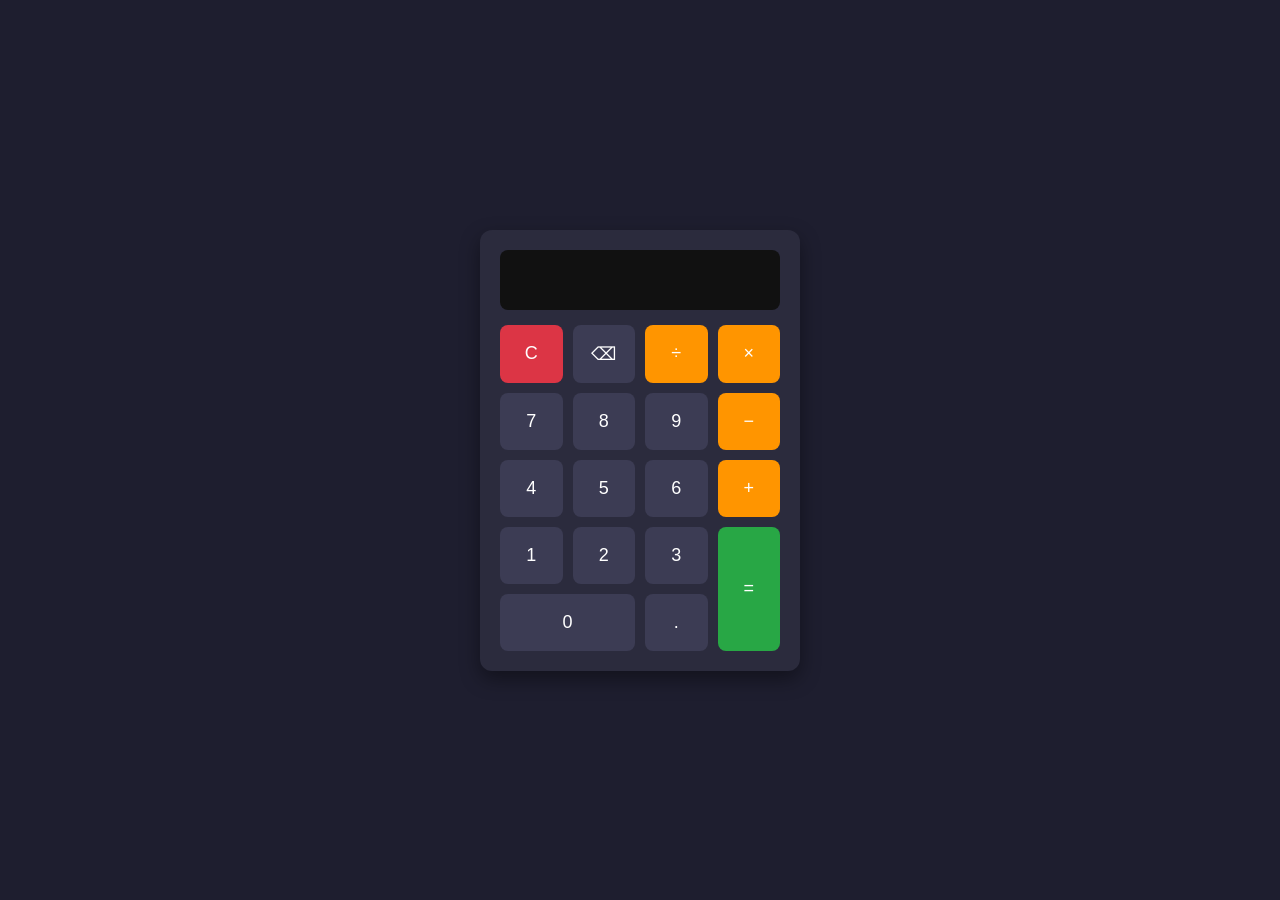
<file: WebDev-L2-Calculator/index.html>
<!DOCTYPE html>
<html lang="en">
<head>
    <meta charset="UTF-8">
    <meta name="viewport" content="width=device-width, initial-scale=1.0">
    <title>Calculator</title>
    <link rel="stylesheet" href="style.css">
</head>
<body>
    <div class="calculator">
        <input type="text" id="display" disabled>
        <div class="buttons">
            <button class="btn clear" data-action="clear">C</button>
            <button class="btn" data-action="backspace">⌫</button>
            <button class="btn operator" data-value="/">÷</button>
            <button class="btn operator" data-value="*">×</button>

            <button class="btn number" data-value="7">7</button>
            <button class="btn number" data-value="8">8</button>
            <button class="btn number" data-value="9">9</button>
            <button class="btn operator" data-value="-">−</button>

            <button class="btn number" data-value="4">4</button>
            <button class="btn number" data-value="5">5</button>
            <button class="btn number" data-value="6">6</button>
            <button class="btn operator" data-value="+">+</button>

            <button class="btn number" data-value="1">1</button>
            <button class="btn number" data-value="2">2</button>
            <button class="btn number" data-value="3">3</button>
            <button class="btn equals" data-action="equals" rowspan="2">=</button>

            <button class="btn number zero" data-value="0">0</button>
            <button class="btn number" data-value=".">.</button>
        </div>
    </div>

    <script src="script.js"></script>
</body>
</html>
</file>
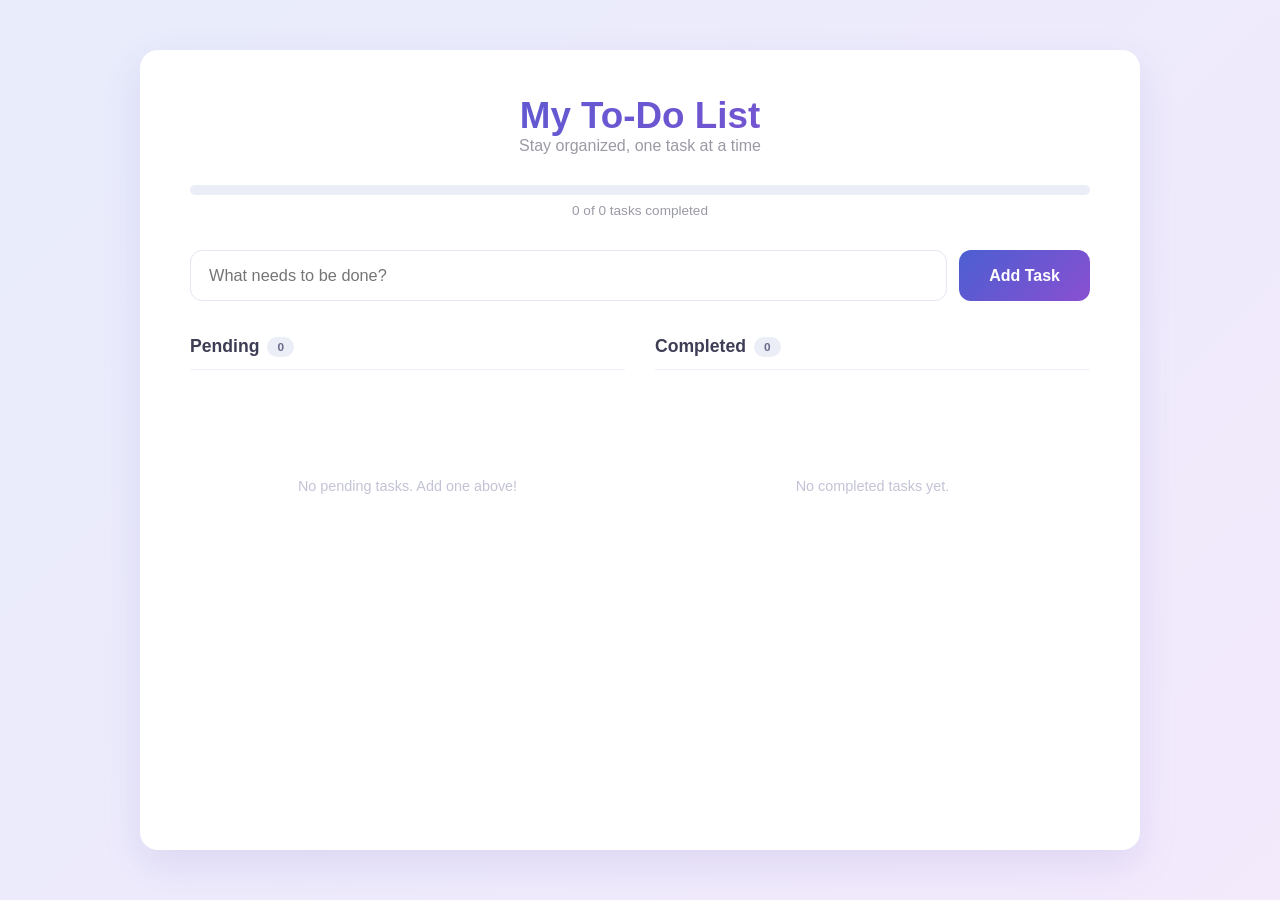
<file: WebDev-L2-ToDoApp/index.html>
<!DOCTYPE html>
<html lang="en">
<head>
    <meta charset="UTF-8">
    <meta name="viewport" content="width=device-width, initial-scale=1.0">
    <title>To-Do List App</title>
    <link rel="stylesheet" href="style.css">
</head>
<body>

    <div class="container">
        <h1>My To-Do List</h1>
        <p class="subtitle">Stay organized, one task at a time</p>

        <div class="progress-wrapper">
            <div class="progress-bar">
                <div class="progress-fill" id="progressFill"></div>
            </div>
            <p class="progress-label" id="progressLabel">0 of 0 tasks completed</p>
        </div>

        <div class="input-section">
            <input type="text" id="taskInput" placeholder="What needs to be done?">
            <button id="addBtn">Add Task</button>
        </div>

        <div class="lists-wrapper">
            <div class="list-column">
                <h2>Pending <span id="pendingCount" class="count-badge">0</span></h2>
                <ul id="pendingList"></ul>
                <p class="empty-state" id="pendingEmpty">No pending tasks. Add one above!</p>
            </div>

            <div class="list-column">
                <h2>Completed <span id="completedCount" class="count-badge">0</span></h2>
                <ul id="completedList"></ul>
                <p class="empty-state" id="completedEmpty">No completed tasks yet.</p>
            </div>
        </div>
    </div>

    <script src="script.js"></script>
</body>
</html>
</file>
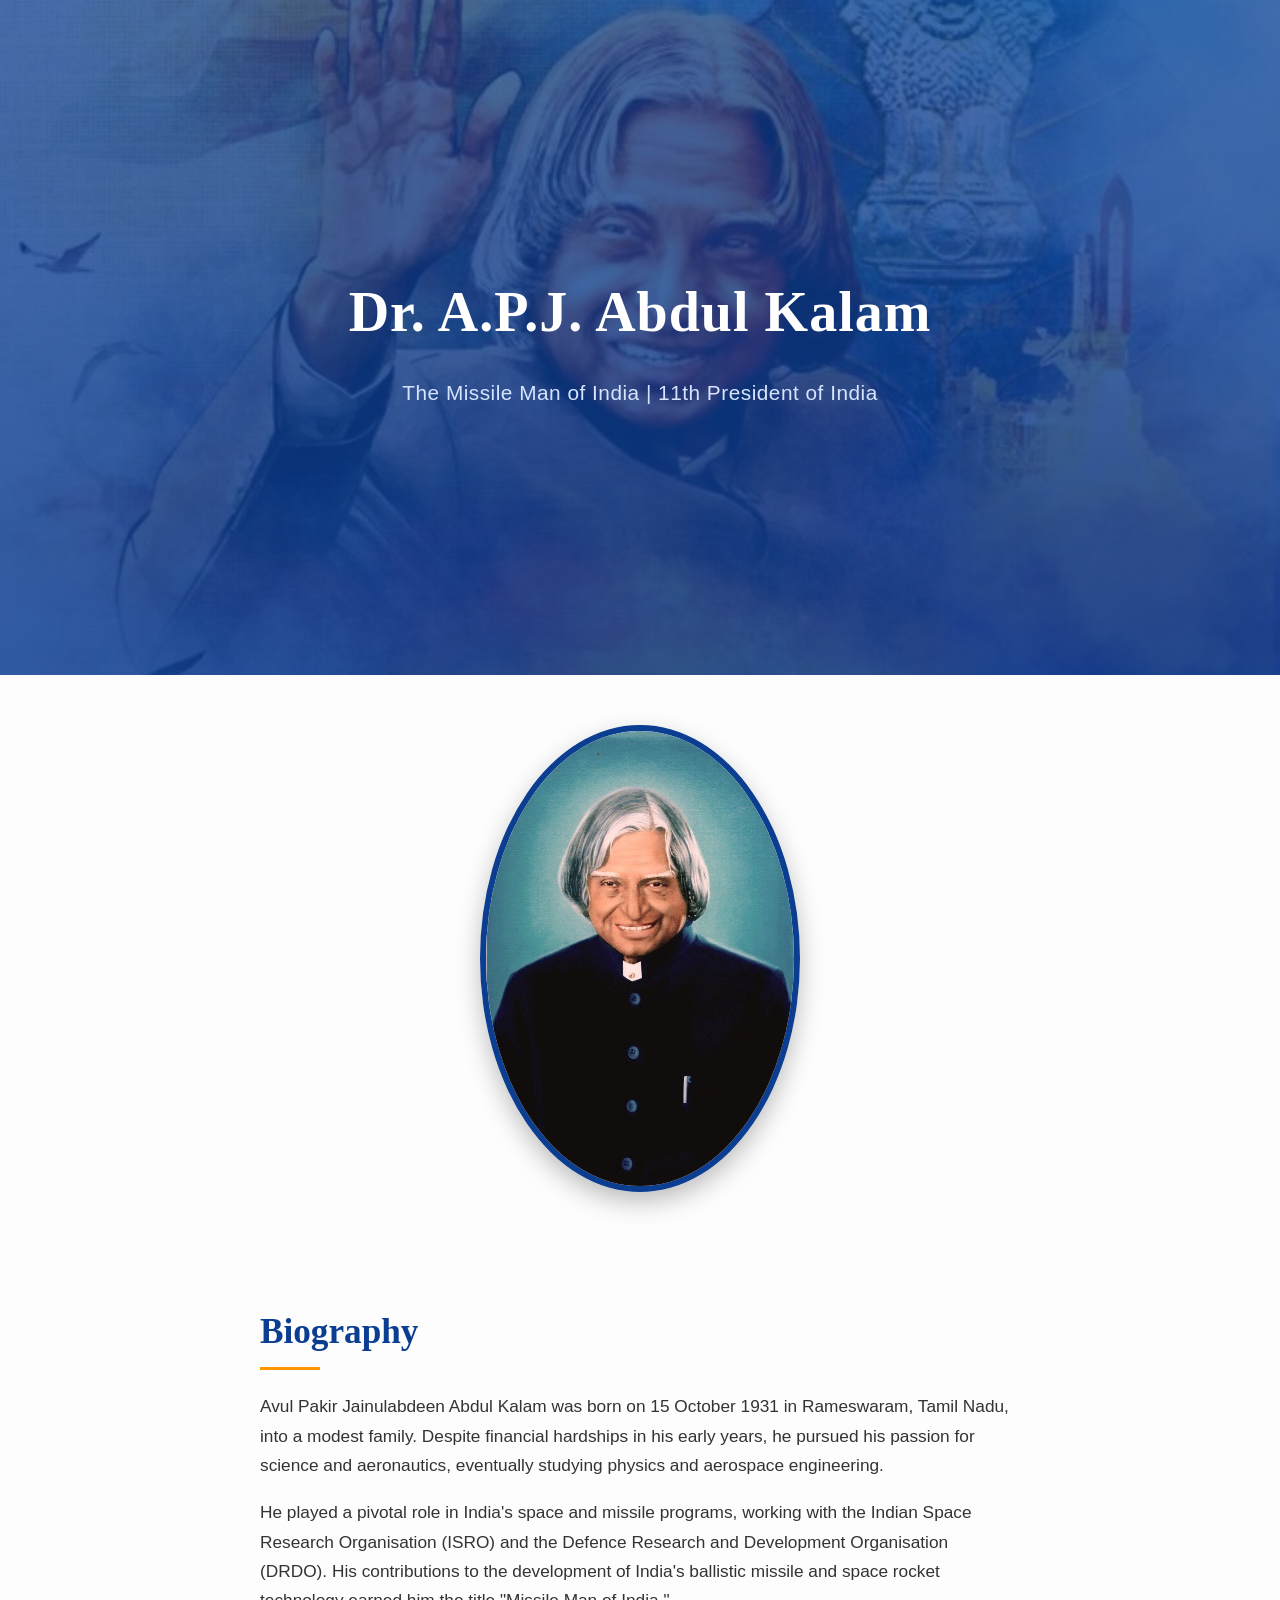
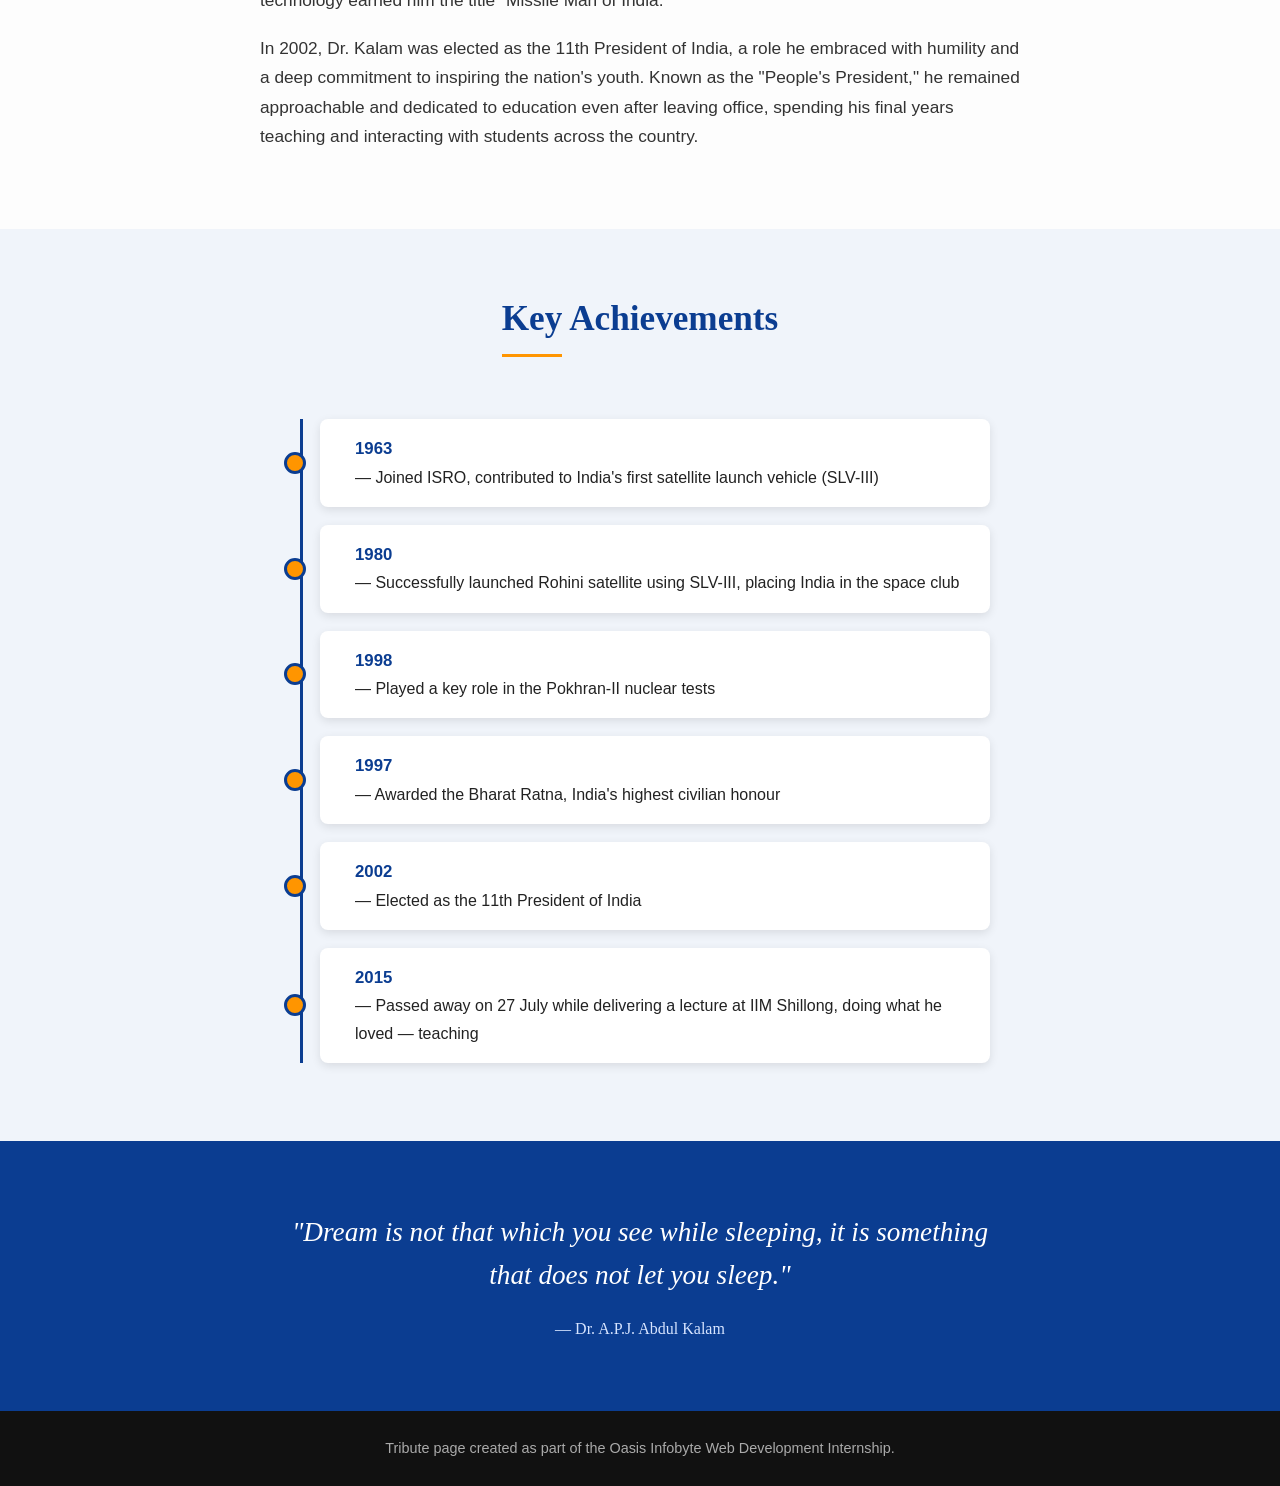
<file: WebDev-L2-TributePage/index.html>
<!DOCTYPE html>
<html lang="en">
<head>
    <meta charset="UTF-8">
    <meta name="viewport" content="width=device-width, initial-scale=1.0">
    <title>Tribute to Dr. A.P.J. Abdul Kalam</title>
    <link rel="stylesheet" href="style.css">
</head>
<body>
    <header class="hero">
    <div class="hero-overlay">
        <h1>Dr. A.P.J. Abdul Kalam</h1>
        <p class="tagline">The Missile Man of India | 11th President of India</p>
    </div>
    </header>
    <section class="image-section">
        <img src="A_P_J_Abdul_Kalam.jpg" alt="Dr. A.P.J. Abdul Kalam">
    </section>
        <section class="bio-section">
        <h2>Biography</h2>
        <p>
            Avul Pakir Jainulabdeen Abdul Kalam was born on 15 October 1931 in Rameswaram, Tamil Nadu, into a modest family. Despite financial hardships in his early years, he pursued his passion for science and aeronautics, eventually studying physics and aerospace engineering.
        </p>
        <p>
            He played a pivotal role in India's space and missile programs, working with the Indian Space Research Organisation (ISRO) and the Defence Research and Development Organisation (DRDO). His contributions to the development of India's ballistic missile and space rocket technology earned him the title "Missile Man of India."
        </p>
        <p>
            In 2002, Dr. Kalam was elected as the 11th President of India, a role he embraced with humility and a deep commitment to inspiring the nation's youth. Known as the "People's President," he remained approachable and dedicated to education even after leaving office, spending his final years teaching and interacting with students across the country.
        </p>
    </section>
        <section class="timeline-section">
        <h2>Key Achievements</h2>
        <ul class="timeline">
            <li><span class="year">1963</span> — Joined ISRO, contributed to India's first satellite launch vehicle (SLV-III)</li>
            <li><span class="year">1980</span> — Successfully launched Rohini satellite using SLV-III, placing India in the space club</li>
            <li><span class="year">1998</span> — Played a key role in the Pokhran-II nuclear tests</li>
            <li><span class="year">1997</span> — Awarded the Bharat Ratna, India's highest civilian honour</li>
            <li><span class="year">2002</span> — Elected as the 11th President of India</li>
            <li><span class="year">2015</span> — Passed away on 27 July while delivering a lecture at IIM Shillong, doing what he loved — teaching</li>
        </ul>
    </section>

    <section class="quote-section">
        <blockquote>
            "Dream is not that which you see while sleeping, it is something that does not let you sleep."
            <footer>— Dr. A.P.J. Abdul Kalam</footer>
        </blockquote>
    </section>

    <footer class="page-footer">
        <p>Tribute page created as part of the Oasis Infobyte Web Development Internship.</p>
    </footer>
</body>
</html>
</file>
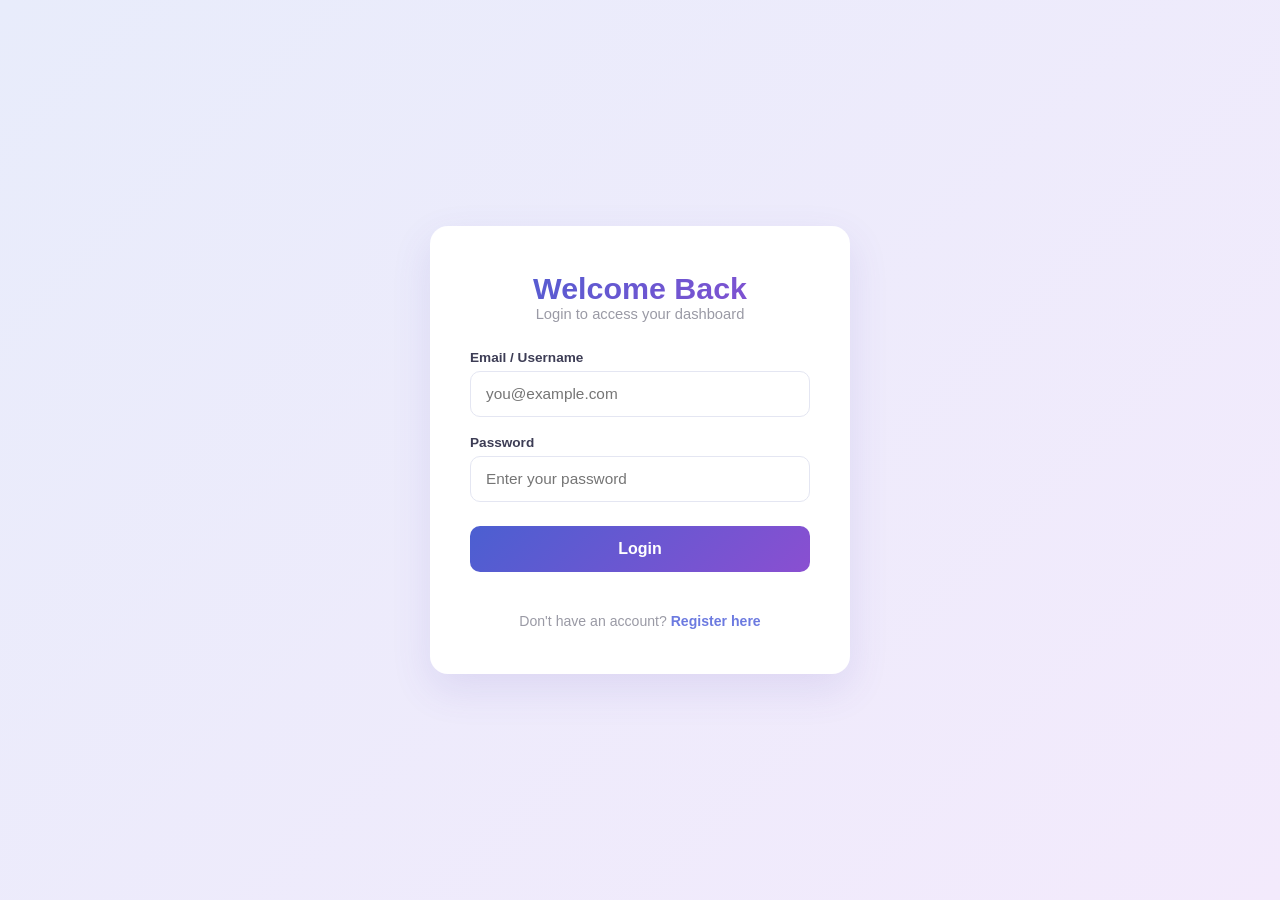
<file: WebDev-L2-LoginAuth/dashboard.html>
<!DOCTYPE html>
<html lang="en">
<head>
    <meta charset="UTF-8">
    <meta name="viewport" content="width=device-width, initial-scale=1.0">
    <title>Dashboard</title>
    <link rel="stylesheet" href="style.css">
</head>
<body>
    <div class="dashboard-container">
        <header class="dashboard-header">
            <h1>Dashboard</h1>
            <button id="logoutBtn">Logout</button>
        </header>

        <div class="welcome-card">
            <h2>Welcome, <span id="userEmail"></span> 👋</h2>
            <p>You are successfully logged in. This is your protected dashboard — only accessible after authentication.</p>
        </div>
    </div>

    <script src="auth.js"></script>
</body>
</html>
</file>
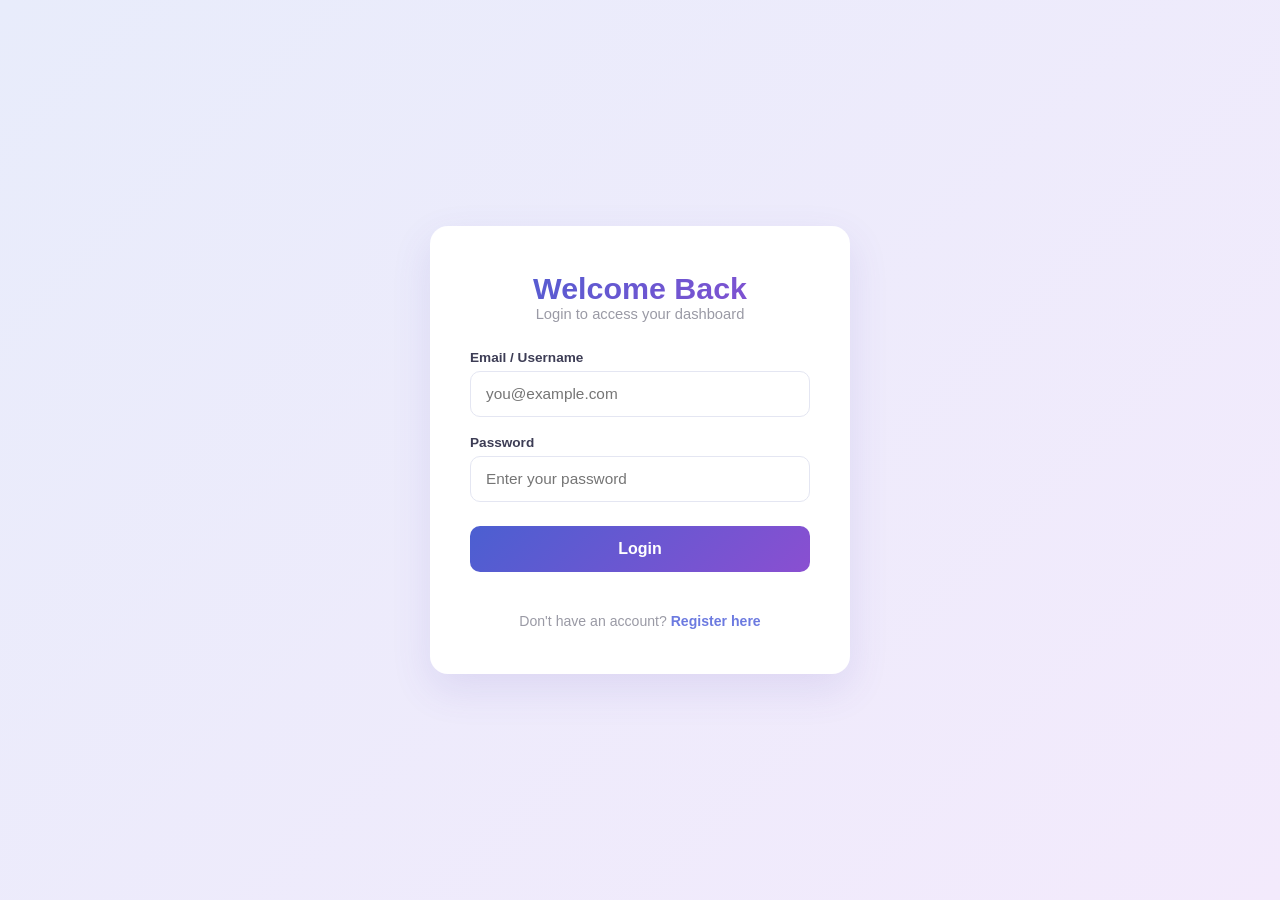
<file: WebDev-L2-LoginAuth/login.html>
<!DOCTYPE html>
<html lang="en">
<head>
    <meta charset="UTF-8">
    <meta name="viewport" content="width=device-width, initial-scale=1.0">
    <title>Login</title>
    <link rel="stylesheet" href="style.css">
</head>
<body>
    <div class="auth-container">
        <h1>Welcome Back</h1>
        <p class="subtitle">Login to access your dashboard</p>

        <form id="loginForm" novalidate>
            <div class="form-group">
                <label for="loginEmail">Email / Username</label>
                <input type="text" id="loginEmail" placeholder="you@example.com">
            </div>

            <div class="form-group">
                <label for="loginPassword">Password</label>
                <input type="password" id="loginPassword" placeholder="Enter your password">
            </div>

            <button type="submit" id="loginBtn">Login</button>
            <p class="error-msg" id="loginError"></p>
        </form>

        <p class="switch-link">Don't have an account? <a href="register.html">Register here</a></p>
    </div>

    <script src="auth.js"></script>
</body>
</html>
</file>
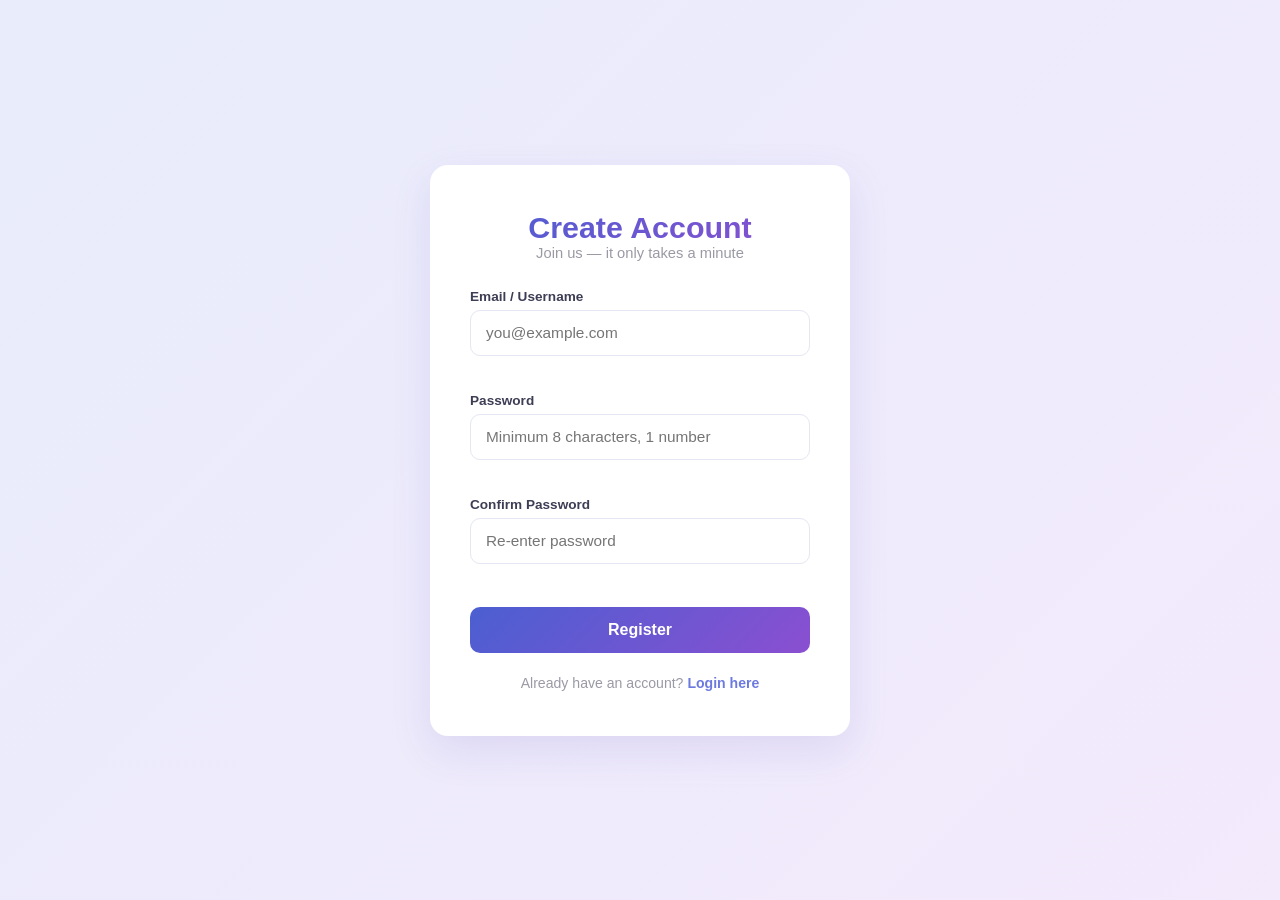
<file: WebDev-L2-LoginAuth/register.html>
<!DOCTYPE html>
<html lang="en">
<head>
    <meta charset="UTF-8">
    <meta name="viewport" content="width=device-width, initial-scale=1.0">
    <title>Register</title>
    <link rel="stylesheet" href="style.css">
</head>
<body>
    <div class="auth-container">
        <h1>Create Account</h1>
        <p class="subtitle">Join us — it only takes a minute</p>

        <form id="registerForm" novalidate>
            <div class="form-group">
                <label for="regEmail">Email / Username</label>
                <input type="text" id="regEmail" placeholder="you@example.com">
                <span class="error-msg" id="regEmailError"></span>
            </div>

            <div class="form-group">
                <label for="regPassword">Password</label>
                <input type="password" id="regPassword" placeholder="Minimum 8 characters, 1 number">
                <span class="error-msg" id="regPasswordError"></span>
            </div>

            <div class="form-group">
                <label for="regConfirm">Confirm Password</label>
                <input type="password" id="regConfirm" placeholder="Re-enter password">
                <span class="error-msg" id="regConfirmError"></span>
            </div>

            <button type="submit" id="registerBtn">Register</button>
            <p class="success-msg" id="registerSuccess"></p>
        </form>

        <p class="switch-link">Already have an account? <a href="login.html">Login here</a></p>
    </div>

    <script src="auth.js"></script>
</body>
</html>
</file>
<file: WebDev-L2-Calculator/style.css>
* {
    margin: 0;
    padding: 0;
    box-sizing: border-box;
}

body {
    display: flex;
    justify-content: center;
    align-items: center;
    min-height: 100vh;
    background: #1e1e2f;
    font-family: Arial, sans-serif;
}

.calculator {
    background: #2b2b3d;
    padding: 20px;
    border-radius: 12px;
    box-shadow: 0 8px 20px rgba(0,0,0,0.4);
    width: 320px;
}

#display {
    width: 100%;
    height: 60px;
    font-size: 28px;
    text-align: right;
    padding: 10px 15px;
    margin-bottom: 15px;
    border: none;
    border-radius: 8px;
    background: #111;
    color: #fff;
}

.buttons {
    display: grid;
    grid-template-columns: repeat(4, 1fr);
    gap: 10px;
}

.btn {
    padding: 18px 0;
    font-size: 18px;
    border: none;
    border-radius: 8px;
    background: #3c3c54;
    color: #fff;
    cursor: pointer;
    transition: background 0.2s;
}

.btn:hover {
    background: #50507a;
}

.btn.operator {
    background: #ff9500;
}

.btn.operator:hover {
    background: #ffab33;
}

.btn.equals {
    background: #28a745;
    grid-row: span 2;
}

.btn.equals:hover {
    background: #34c759;
}

.btn.clear {
    background: #dc3545;
}

.btn.clear:hover {
    background: #e4606d;
}

.zero {
    grid-column: span 2;
}
</file>
<file: WebDev-L2-ToDoApp/style.css>
* {
    margin: 0;
    padding: 0;
    box-sizing: border-box;
}

html, body {
    height: 100%;
}

body {
    font-family: 'Segoe UI', Arial, sans-serif;
    background: linear-gradient(135deg, #e8ecfb 0%, #f3eafc 100%);
    min-height: 100vh;
    width: 100%;
    display: flex;
    justify-content: center;
    padding: 50px 20px;
    color: #2d2d3a;
}

.container {
    width: 100%;
    max-width: 1000px;
    background: #fff;
    border-radius: 18px;
    box-shadow: 0 15px 40px rgba(90, 70, 180, 0.12);
    padding: 45px 50px;
    animation: slideUp 0.5s ease;
}

@keyframes slideUp {
    from { opacity: 0; transform: translateY(20px); }
    to { opacity: 1; transform: translateY(0); }
}

h1 {
    text-align: center;
    font-size: 2.3rem;
    font-weight: 700;
    background: linear-gradient(135deg, #4b5fd1, #8a4fd1);
    -webkit-background-clip: text;
    background-clip: text;
    color: transparent;
}

.subtitle {
    text-align: center;
    color: #9a9aa5;
    margin-bottom: 30px;
    font-size: 1rem;
}

/* Progress bar */
.progress-wrapper {
    margin-bottom: 32px;
}

.progress-bar {
    height: 10px;
    background: #eceef7;
    border-radius: 10px;
    overflow: hidden;
}

.progress-fill {
    height: 100%;
    background: linear-gradient(90deg, #4b5fd1, #8a4fd1);
    border-radius: 10px;
    transition: width 0.4s ease;
    width: 0%;
}

.progress-label {
    text-align: center;
    font-size: 0.85rem;
    color: #9a9aa5;
    margin-top: 8px;
}

/* Input section */
.input-section {
    display: flex;
    gap: 12px;
    margin-bottom: 35px;
}

#taskInput {
    flex: 1;
    padding: 15px 18px;
    font-size: 1.02rem;
    border: 1.5px solid #e4e6f2;
    border-radius: 12px;
    outline: none;
    transition: border-color 0.2s ease, box-shadow 0.2s ease;
}

#taskInput:focus {
    border-color: #6c7ae0;
    box-shadow: 0 0 0 4px rgba(108,122,224,0.12);
}

#addBtn {
    padding: 15px 30px;
    font-size: 1rem;
    font-weight: 600;
    background: linear-gradient(135deg, #4b5fd1, #8a4fd1);
    color: #fff;
    border: none;
    border-radius: 12px;
    cursor: pointer;
    transition: transform 0.15s ease, box-shadow 0.2s ease;
}

#addBtn:hover {
    transform: translateY(-2px);
    box-shadow: 0 8px 20px rgba(108,80,220,0.3);
}

#addBtn:active {
    transform: translateY(0);
}

/* Lists layout */
.lists-wrapper {
    display: grid;
    grid-template-columns: 1fr 1fr;
    gap: 30px;
}

.list-column h2 {
    font-size: 1.1rem;
    font-weight: 600;
    margin-bottom: 18px;
    padding-bottom: 12px;
    border-bottom: 1.5px solid #f0f1f8;
    display: flex;
    align-items: center;
    gap: 8px;
    color: #3d3d55;
}

.list-column ul {
    list-style: none;
    min-height: 60px;
}

/* Task item */
.task-item {
    display: flex;
    align-items: flex-start;
    justify-content: space-between;
    background: #f7f7fd;
    padding: 15px 17px;
    border-radius: 12px;
    margin-bottom: 12px;
    border-left: 4px solid #6c7ae0;
    transition: transform 0.2s ease, box-shadow 0.2s ease;
    animation: taskAppear 0.25s ease;
}

@keyframes taskAppear {
    from { opacity: 0; transform: scale(0.96); }
    to { opacity: 1; transform: scale(1); }
}

.task-item:hover {
    transform: translateX(5px);
    box-shadow: 0 6px 18px rgba(90,70,180,0.1);
}

.task-item.completed {
    border-left-color: #5fb87a;
    background: #f5faf6;
}

.task-text {
    flex: 1;
    font-size: 0.95rem;
    word-break: break-word;
    margin-right: 10px;
    color: #333;
}

.task-item.completed .task-text {
    text-decoration: line-through;
    color: #aaa;
}

.task-timestamp {
    display: block;
    font-size: 0.72rem;
    color: #b0b0c5;
    margin-top: 5px;
}

.task-actions {
    display: flex;
    gap: 5px;
    flex-shrink: 0;
}

.task-actions button {
    border: none;
    background: #fff;
    cursor: pointer;
    font-size: 0.92rem;
    width: 30px;
    height: 30px;
    border-radius: 50%;
    transition: transform 0.15s ease, background 0.15s ease;
    box-shadow: 0 1px 4px rgba(90,70,180,0.12);
}

.task-actions button:hover {
    transform: scale(1.15);
}

.complete-btn { color: #5fb87a; }
.edit-btn { color: #cf8f2e; }
.delete-btn { color: #d1566c; }

/* Empty state */
.empty-state {
    display: none;
    color: #c3c3d6;
    font-size: 0.9rem;
    text-align: center;
    padding: 30px 0;
}

/* Badge counts */
.count-badge {
    background: #eceef7;
    color: #6c6c8a;
    font-size: 0.74rem;
    padding: 3px 10px;
    border-radius: 12px;
    font-weight: 600;
}

/* Responsive */
@media (max-width: 700px) {
    .lists-wrapper {
        grid-template-columns: 1fr;
    }

    .input-section {
        flex-direction: column;
    }

    .container {
        padding: 30px 25px;
    }

    h1 {
        font-size: 1.8rem;
    }
}
</file>
<file: WebDev-L2-TributePage/style.css>
* {
    margin: 0;
    padding: 0;
    box-sizing: border-box;
}

body {
    font-family: 'Segoe UI', Arial, sans-serif;
    line-height: 1.7;
    color: #222;
    background: #fdfdfd;
}

/* ===== Hero ===== */
.hero {
    position: relative;
    min-height: 75vh;
    background: linear-gradient(rgba(11,61,145,0.75), rgba(11,61,145,0.85)), url('hero-bg.jpg') center/cover no-repeat;
    display: flex;
    align-items: center;
    justify-content: center;
    text-align: center;
    color: #fff;
}

.hero-overlay {
    animation: fadeIn 1s ease-in;
    padding: 20px;
}

.hero h1 {
    font-family: Georgia, 'Times New Roman', serif;
    font-size: clamp(2.2rem, 6vw, 3.5rem);
    margin-bottom: 15px;
    letter-spacing: 1px;
}

.hero .tagline {
    font-size: clamp(1rem, 2.5vw, 1.3rem);
    color: #d6e4ff;
    letter-spacing: 0.5px;
}

/* ===== Image section ===== */
.image-section {
    display: flex;
    justify-content: center;
    background: #fdfdfd;
    padding: 50px 20px;
}

.image-section img {
    max-width: 320px;
    width: 100%;
    border-radius: 50%;
    border: 6px solid #0b3d91;
    box-shadow: 0 10px 25px rgba(0,0,0,0.25);
    transition: transform 0.3s ease, box-shadow 0.3s ease;
}

.image-section img:hover {
    transform: scale(1.05);
    box-shadow: 0 14px 30px rgba(0,0,0,0.35);
}

/* ===== Biography ===== */
.bio-section {
    max-width: 800px;
    margin: 0 auto;
    padding: 60px 20px;
}

.bio-section h2,
.timeline-section h2 {
    font-family: Georgia, 'Times New Roman', serif;
    font-size: 2.2rem;
    margin-bottom: 30px;
    color: #0b3d91;
    position: relative;
    display: inline-block;
}

.bio-section h2::after,
.timeline-section h2::after {
    content: '';
    position: absolute;
    left: 0;
    bottom: -8px;
    width: 60px;
    height: 3px;
    background: #ff9500;
    transition: width 0.4s ease;
}

.bio-section h2:hover::after,
.timeline-section h2:hover::after {
    width: 100%;
}

.bio-section p {
    margin-bottom: 18px;
    font-size: 1.08rem;
    color: #333;
}

/* ===== Timeline (connected line + dots) ===== */
.timeline-section {
    background: #f0f4fa;
    padding: 60px 20px;
    text-align: center;
}

.timeline {
    max-width: 700px;
    margin: 40px auto 0;
    list-style: none;
    position: relative;
    text-align: left;
}

.timeline::before {
    content: '';
    position: absolute;
    left: 10px;
    top: 0;
    bottom: 0;
    width: 3px;
    background: #0b3d91;
}

.timeline li {
    position: relative;
    background: #fff;
    padding: 16px 20px 16px 35px;
    margin-bottom: 18px;
    margin-left: 30px;
    border-radius: 8px;
    box-shadow: 0 3px 10px rgba(0,0,0,0.1);
    transition: transform 0.25s ease, box-shadow 0.25s ease;
    cursor: pointer;
}

.timeline li::before {
    content: '';
    position: absolute;
    left: -36px;
    top: 50%;
    transform: translateY(-50%);
    width: 16px;
    height: 16px;
    background: #ff9500;
    border: 3px solid #0b3d91;
    border-radius: 50%;
}

.timeline li:hover {
    transform: translateX(10px) scale(1.02);
    box-shadow: 0 8px 20px rgba(0,0,0,0.2);
}

.timeline .year {
    font-weight: bold;
    color: #0b3d91;
    margin-right: 8px;
    display: block;
    font-size: 1.05rem;
}

/* ===== Quote block ===== */
.quote-section {
    background: #0b3d91;
    color: #fff;
    text-align: center;
    padding: 70px 20px;
}

.quote-section blockquote {
    max-width: 700px;
    margin: 0 auto;
    font-family: Georgia, 'Times New Roman', serif;
    font-size: clamp(1.2rem, 3vw, 1.7rem);
    font-style: italic;
    line-height: 1.6;
    transition: transform 0.3s ease;
}

.quote-section:hover blockquote {
    transform: scale(1.03);
}

.quote-section footer {
    margin-top: 18px;
    font-size: 1rem;
    font-style: normal;
    color: #d6e4ff;
}

/* ===== Footer ===== */
.page-footer {
    text-align: center;
    padding: 25px;
    background: #111;
    color: #aaa;
    font-size: 0.9rem;
}

/* ===== Animations ===== */
@keyframes fadeIn {
    from { opacity: 0; transform: translateY(20px); }
    to { opacity: 1; transform: translateY(0); }
}

.bio-section, .timeline-section, .quote-section, .image-section {
    animation: fadeIn 0.8s ease-in;
}

/* ===== Responsive ===== */
@media (max-width: 600px) {
    .hero { min-height: 60vh; }
    .bio-section, .timeline-section, .quote-section { padding: 40px 15px; }
    .timeline li { margin-left: 20px; padding-left: 28px; }
}
</file>
<file: WebDev-L2-LoginAuth/style.css>
* {
    margin: 0;
    padding: 0;
    box-sizing: border-box;
}

body {
    font-family: 'Segoe UI', Arial, sans-serif;
    background: linear-gradient(135deg, #e8ecfb 0%, #f3eafc 100%);
    min-height: 100vh;
    display: flex;
    justify-content: center;
    align-items: center;
    padding: 30px 20px;
    color: #2d2d3a;
}

/* Auth container (login/register) */
.auth-container {
    width: 100%;
    max-width: 420px;
    background: #fff;
    border-radius: 18px;
    box-shadow: 0 15px 40px rgba(90, 70, 180, 0.12);
    padding: 45px 40px;
    animation: slideUp 0.5s ease;
}

@keyframes slideUp {
    from { opacity: 0; transform: translateY(20px); }
    to { opacity: 1; transform: translateY(0); }
}

.auth-container h1 {
    text-align: center;
    font-size: 1.9rem;
    font-weight: 700;
    background: linear-gradient(135deg, #4b5fd1, #8a4fd1);
    -webkit-background-clip: text;
    background-clip: text;
    color: transparent;
}

.subtitle {
    text-align: center;
    color: #9a9aa5;
    margin-bottom: 28px;
    font-size: 0.92rem;
}

.form-group {
    margin-bottom: 18px;
}

.form-group label {
    display: block;
    font-size: 0.85rem;
    font-weight: 600;
    color: #3d3d55;
    margin-bottom: 6px;
}

.form-group input {
    width: 100%;
    padding: 13px 15px;
    font-size: 0.96rem;
    border: 1.5px solid #e4e6f2;
    border-radius: 10px;
    outline: none;
    transition: border-color 0.2s ease, box-shadow 0.2s ease;
}

.form-group input:focus {
    border-color: #6c7ae0;
    box-shadow: 0 0 0 4px rgba(108,122,224,0.12);
}

.form-group input.input-error {
    border-color: #d1566c;
}

.error-msg {
    display: block;
    color: #d1566c;
    font-size: 0.78rem;
    margin-top: 5px;
    min-height: 14px;
}

.success-msg {
    color: #4ca36a;
    font-size: 0.85rem;
    text-align: center;
    margin-top: 12px;
}

button[type="submit"] {
    width: 100%;
    padding: 14px;
    font-size: 1rem;
    font-weight: 600;
    background: linear-gradient(135deg, #4b5fd1, #8a4fd1);
    color: #fff;
    border: none;
    border-radius: 10px;
    cursor: pointer;
    transition: transform 0.15s ease, box-shadow 0.2s ease;
    margin-top: 6px;
}

button[type="submit"]:hover {
    transform: translateY(-2px);
    box-shadow: 0 8px 20px rgba(108,80,220,0.3);
}

.switch-link {
    text-align: center;
    margin-top: 22px;
    font-size: 0.88rem;
    color: #9a9aa5;
}

.switch-link a {
    color: #6c7ae0;
    font-weight: 600;
    text-decoration: none;
}

.switch-link a:hover {
    text-decoration: underline;
}

/* Dashboard */
.dashboard-container {
    width: 100%;
    max-width: 800px;
}

.dashboard-header {
    display: flex;
    justify-content: space-between;
    align-items: center;
    background: #fff;
    padding: 20px 30px;
    border-radius: 16px;
    box-shadow: 0 10px 30px rgba(90,70,180,0.1);
    margin-bottom: 25px;
}

.dashboard-header h1 {
    font-size: 1.5rem;
    background: linear-gradient(135deg, #4b5fd1, #8a4fd1);
    -webkit-background-clip: text;
    background-clip: text;
    color: transparent;
}

#logoutBtn {
    padding: 10px 22px;
    font-size: 0.9rem;
    font-weight: 600;
    background: #fff;
    color: #d1566c;
    border: 1.5px solid #f0d3d9;
    border-radius: 10px;
    cursor: pointer;
    transition: background 0.2s ease;
}

#logoutBtn:hover {
    background: #fdf2f4;
}

.welcome-card {
    background: #fff;
    padding: 40px;
    border-radius: 16px;
    box-shadow: 0 10px 30px rgba(90,70,180,0.1);
    text-align: center;
}

.welcome-card h2 {
    margin-bottom: 12px;
    color: #3d3d55;
}

.welcome-card p {
    color: #9a9aa5;
    font-size: 0.95rem;
}

/* Responsive */
@media (max-width: 480px) {
    .auth-container {
        padding: 32px 26px;
    }

    .dashboard-header {
        flex-direction: column;
        gap: 12px;
        text-align: center;
    }
}
</file>
